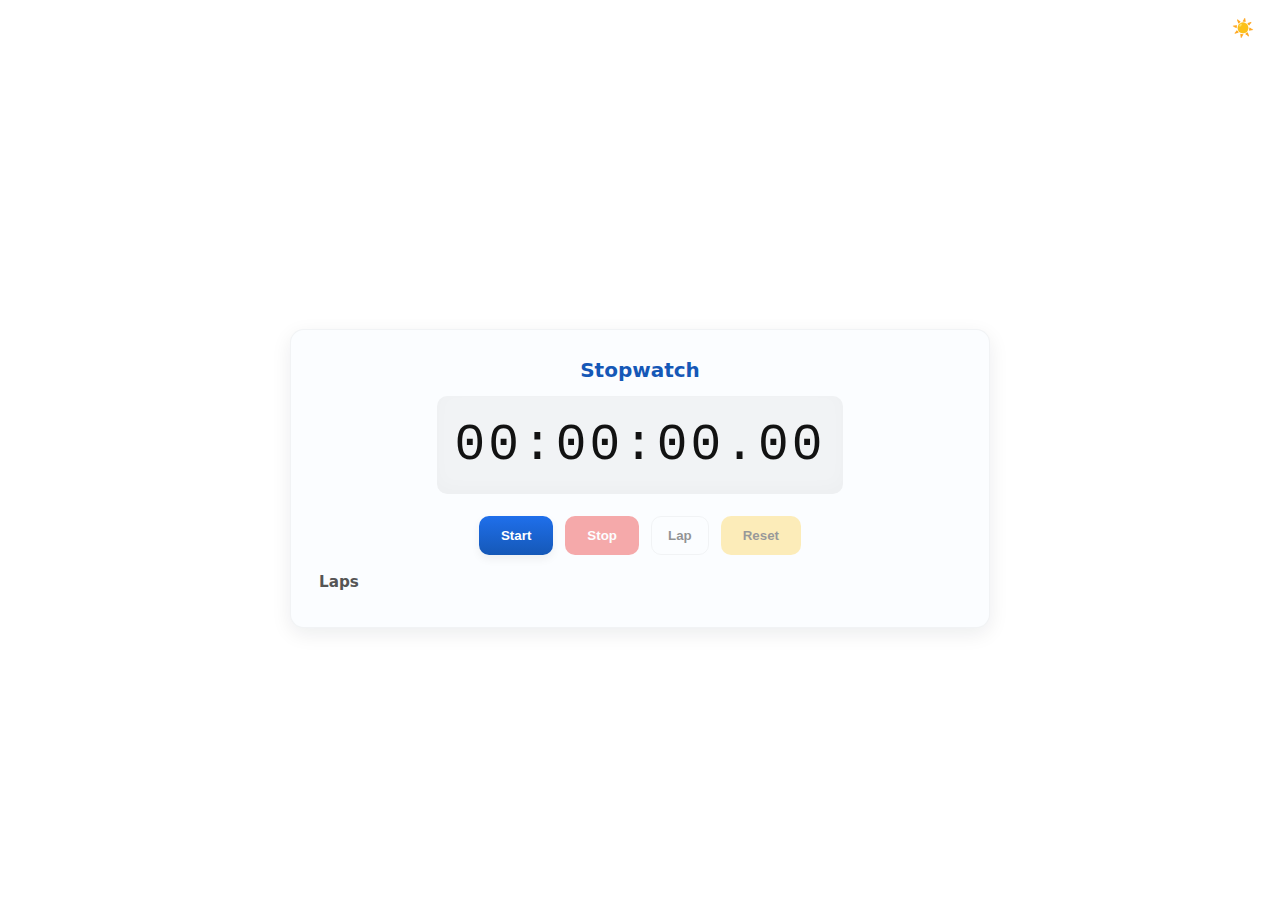
<file: index.html>
<!DOCTYPE html>
<html lang="en">
<head>
  <meta charset="utf-8" />
  <meta name="viewport" content="width=device-width,initial-scale=1" />
  <title>Stopwatch App</title>
  <link rel="stylesheet" href="style.css" />
</head>
<body>
  <header class="site-header">
    <h1 class="visually-hidden">Stopwatch App</h1>
    <div class="header-controls">
      <button id="themeToggle" aria-label="Toggle theme">🌙</button>
    </div>
  </header>

  <main class="app">
    <section class="stopwatch-card" aria-labelledby="stopwatch-title">
      <div class="stopwatch-top">
        <h2 id="stopwatch-title">Stopwatch</h2>
      </div>

      <!-- Display -->
      <div id="display" class="display" role="timer" aria-live="polite">00:00:00.00</div>

      <!-- Controls -->
      <div class="controls" role="group" aria-label="Stopwatch controls">
        <button id="startBtn" class="btn start">Start</button>
        <button id="stopBtn" class="btn stop" disabled>Stop</button>
        <button id="lapBtn" class="btn lap" disabled>Lap</button>
        <button id="resetBtn" class="btn reset" disabled>Reset</button>
      </div>

      <!-- Laps -->
      <section class="laps-section" aria-labelledby="laps-title">
        <h3 id="laps-title">Laps</h3>
        <ol id="lapsList" class="laps-list" aria-live="polite"></ol>
      </section>
    </section>
  </main>

  <script src="app.js"></script>
</body>
</html>
</file>
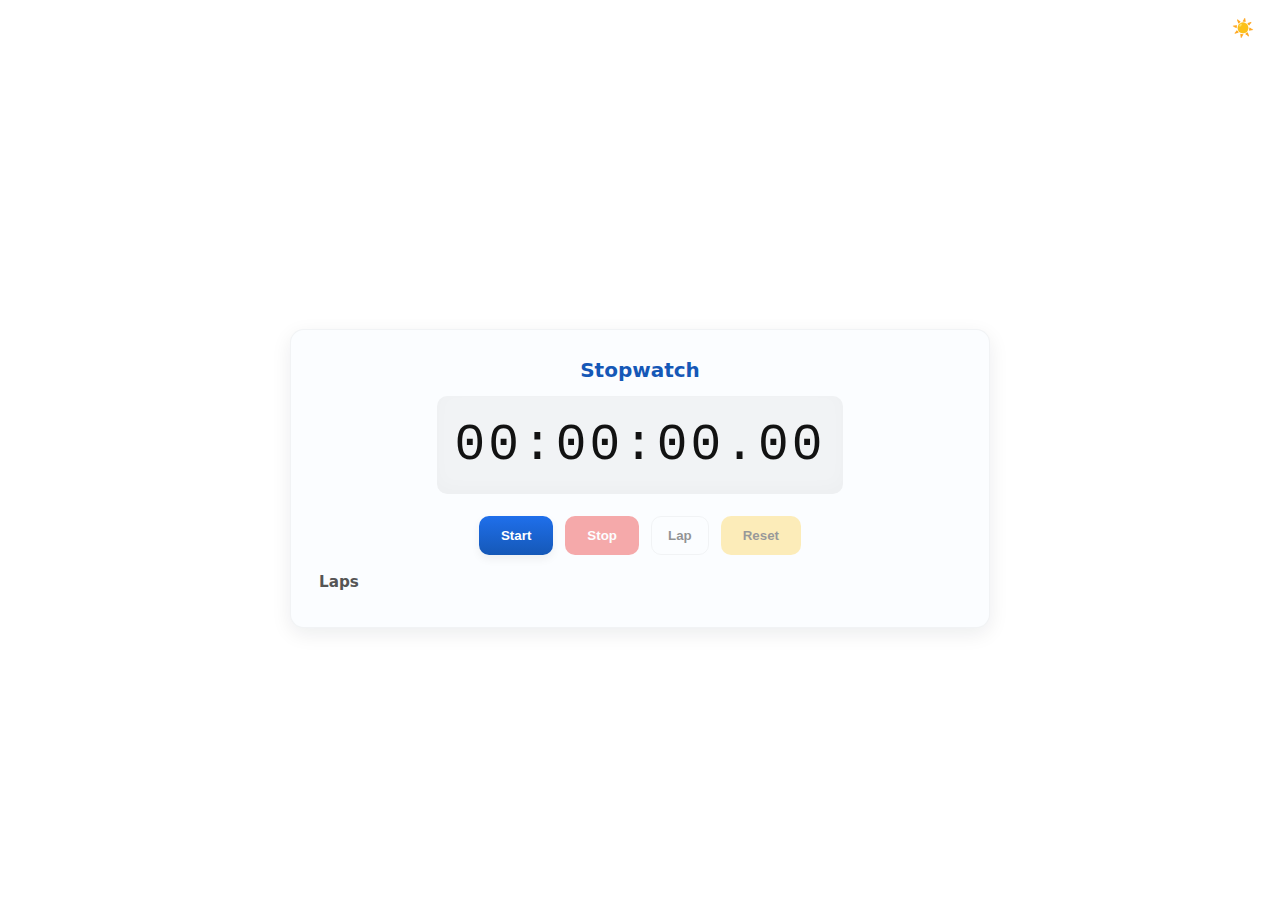
<file: stopwatch-app/src/index.html>
<!DOCTYPE html>
<html lang="en">
<head>
  <meta charset="utf-8" />
  <meta name="viewport" content="width=device-width,initial-scale=1" />
  <title>Stopwatch App</title>
  <link rel="stylesheet" href="styles/style.css" />
</head>
<body>
  <header class="site-header">
    <h1 class="visually-hidden">Stopwatch App</h1>
    <div class="header-controls">
      <button id="themeToggle" aria-label="Toggle theme">🌙</button>
    </div>
  </header>

  <main class="app">
    <section class="stopwatch-card" aria-labelledby="stopwatch-title">
      <div class="stopwatch-top">
        <h2 id="stopwatch-title">Stopwatch</h2>
      </div>

      <!-- Display -->
      <div id="display" class="display" role="timer" aria-live="polite">00:00:00.00</div>

      <!-- Controls -->
      <div class="controls" role="group" aria-label="Stopwatch controls">
        <button id="startBtn" class="btn start">Start</button>
        <button id="stopBtn" class="btn stop" disabled>Stop</button>
        <button id="lapBtn" class="btn lap" disabled>Lap</button>
        <button id="resetBtn" class="btn reset" disabled>Reset</button>
      </div>

      <!-- Laps -->
      <section class="laps-section" aria-labelledby="laps-title">
        <h3 id="laps-title">Laps</h3>
        <ol id="lapsList" class="laps-list" aria-live="polite"></ol>
      </section>
    </section>
  </main>

  <script src="scripts/app.js"></script>
</body>
</html>
</file>
<file: style.css>
/*  Variables for light/dark themes */
:root{
  --bg: #ffffff;
  --card-bg: #fbfdff;
  --text: #121212;
  --muted: #555555;
  --accent: #1f6feb;      /* buttons */
  --accent-strong: #1558b7;
  --btn-bg: #ffd966;
  --card-radius: 14px;
  --glass: rgba(0,0,0,0.04);
  --shadow: 0 6px 20px rgba(17,24,39,0.08);
}

/* Dark theme variables */
[data-theme="dark"]{
  --bg: #121317;
  --card-bg: #191a1d;
  --text: #f5f7fa;
  --muted: #b7bcc4;
  --accent: #4ea3ff;
  --accent-strong: #2b82ff;
  --btn-bg: #ffcc66;
  --glass: rgba(255,255,255,0.03);
  --shadow: 0 6px 20px rgba(0,0,0,0.6);
}

/* Base reset */
* { box-sizing: border-box; }
html,body { height:100%; }
body{
  margin:0;
  font-family: system-ui, i want to chane -apple-system, "Segoe UI", "Helvetica Neue", Arial, sans-serif;
  background: var(--bg);
  color: var(--text);
  -webkit-font-smoothing:antialiased;
  -moz-osx-font-smoothing:grayscale;
  display:flex;
  flex-direction:column;
  min-height:100vh;
  transition: background .25s ease, color .25s ease;
}

/* Visually hidden utility for accessibility */
.visually-hidden{
  position: absolute !important;
  height:1px; width:1px;
  overflow:hidden;
  clip: rect(1px,1px,1px,1px);
  white-space:nowrap;
}

/* Header */
.site-header{
  display:flex;
  justify-content:flex-end;
  padding:12px 20px;
  gap:12px;
  align-items:center;
}
.header-controls{
  display:flex;
  gap:12px;
  align-items:center;
}
#themeToggle{
  border: none;
  background: transparent;
  cursor:pointer;
  font-size:1.1rem;
  color:var(--muted);
  padding:6px;
}
.about-link{
  text-decoration:none;
  color:var(--muted);
  font-weight:600;
}

/* Main centered app container */
.app{
  flex:1;
  display:flex;
  align-items:center;
  justify-content:center;
  padding:24px;
}

/* Stopwatch card */
.stopwatch-card{
  width:100%;
  max-width:700px;
  background:var(--card-bg);
  border-radius:var(--card-radius);
  padding:28px;
  box-shadow:var(--shadow);
  border: 1px solid rgba(0,0,0,0.04);
  transition: background .25s, box-shadow .25s;
}

/* Top title */
.stopwatch-top h2{
  margin:0 0 8px 0;
  text-align:center;
  font-size:1.25rem;
  color:var(--accent-strong);
}

/* Digital display styling */
.display{
  font-family: 'Roboto', 'Courier New', monospace;
  text-align:center;
  font-size:3.2rem;
  letter-spacing:3px;
  background: var(--glass);
  margin: 14px auto 22px auto;
  padding:20px 18px;
  border-radius:10px;
  width:fit-content;
  min-width:320px;
  color:var(--text);
  box-shadow: inset 0 -6px 18px rgba(0,0,0,0.02);
}

/* Controls area (grid for responsive layout) */
.controls{
  display:flex;
  justify-content:center;
  flex-wrap:wrap;
  gap:12px;
  margin-bottom:18px;
}

/* Buttons */
.btn{
  border: none;
  cursor: pointer;
  padding:12px 22px;
  font-weight:700;
  border-radius:10px;
  transition: transform .12s ease, box-shadow .12s ease;
  box-shadow: 0 4px 10px rgba(0,0,0,0.06);
}

/* Start primary btn */
.btn.start{
  background: linear-gradient(180deg, var(--accent), var(--accent-strong));
  color:white;
}
.btn.start:hover{ transform:translateY(-3px); }

/* Stop */
.btn.stop{
  background: #ef4444;
  color: white;
}
.btn.stop:hover{ transform:translateY(-3px); }

/* Lap */
.btn.lap{
  background: transparent;
  border: 1px solid rgba(0,0,0,0.08);
  color:var(--text);
  padding:10px 16px;
}
.btn.lap:hover{ box-shadow:0 6px 18px rgba(0,0,0,0.08); transform:translateY(-2px); }

/* Reset */
.btn.reset{
  background: var(--btn-bg);
  color:#1f1f1f;
}
.btn.reset:hover{ transform:translateY(-3px); }

/* Disabled state */
button:disabled{
  opacity:0.45;
  cursor:not-allowed;
  transform:none;
  box-shadow:none;
}

/* Laps list */
.laps-section{
  margin-top:6px;
}
.laps-section h3{
  margin:6px 0 8px 0;
  color:var(--muted);
  font-size:0.95rem;
}
.laps-list{
  margin:0;
  padding-left:1.1rem;
  max-height:180px;
  overflow:auto;
  line-height:1.6;
}
.laps-list li{
  padding:8px 10px;
  border-radius:8px;
  margin-bottom:8px;
  background: rgba(0,0,0,0.03);
  display:flex;
  justify-content:space-between;
  font-family: monospace;
}

/* Responsive adjustments */
@media (max-width:520px){
  .display{ font-size:2rem; min-width:260px; padding:14px; }
  .btn{ padding:10px 14px; border-radius:8px; font-size:0.95rem; }
  .stopwatch-card{ padding:18px; }
}
</file>
<file: stopwatch-app/src/styles/style.css>
/*  Variables for light/dark themes */
:root{
  --bg: #ffffff;
  --card-bg: #fbfdff;
  --text: #121212;
  --muted: #555555;
  --accent: #1f6feb;      /* buttons */
  --accent-strong: #1558b7;
  --btn-bg: #ffd966;
  --card-radius: 14px;
  --glass: rgba(0,0,0,0.04);
  --shadow: 0 6px 20px rgba(17,24,39,0.08);
}

/* Dark theme variables */
[data-theme="dark"]{
  --bg: #121317;
  --card-bg: #191a1d;
  --text: #f5f7fa;
  --muted: #b7bcc4;
  --accent: #4ea3ff;
  --accent-strong: #2b82ff;
  --btn-bg: #ffcc66;
  --glass: rgba(255,255,255,0.03);
  --shadow: 0 6px 20px rgba(0,0,0,0.6);
}

/* Base reset */
* { box-sizing: border-box; }
html,body { height:100%; }
body{
  margin:0;
  font-family: system-ui, i want to chane -apple-system, "Segoe UI", "Helvetica Neue", Arial, sans-serif;
  background: var(--bg);
  color: var(--text);
  -webkit-font-smoothing:antialiased;
  -moz-osx-font-smoothing:grayscale;
  display:flex;
  flex-direction:column;
  min-height:100vh;
  transition: background .25s ease, color .25s ease;
}

/* Visually hidden utility for accessibility */
.visually-hidden{
  position: absolute !important;
  height:1px; width:1px;
  overflow:hidden;
  clip: rect(1px,1px,1px,1px);
  white-space:nowrap;
}

/* Header */
.site-header{
  display:flex;
  justify-content:flex-end;
  padding:12px 20px;
  gap:12px;
  align-items:center;
}
.header-controls{
  display:flex;
  gap:12px;
  align-items:center;
}
#themeToggle{
  border: none;
  background: transparent;
  cursor:pointer;
  font-size:1.1rem;
  color:var(--muted);
  padding:6px;
}
.about-link{
  text-decoration:none;
  color:var(--muted);
  font-weight:600;
}

/* Main centered app container */
.app{
  flex:1;
  display:flex;
  align-items:center;
  justify-content:center;
  padding:24px;
}

/* Stopwatch card */
.stopwatch-card{
  width:100%;
  max-width:700px;
  background:var(--card-bg);
  border-radius:var(--card-radius);
  padding:28px;
  box-shadow:var(--shadow);
  border: 1px solid rgba(0,0,0,0.04);
  transition: background .25s, box-shadow .25s;
}

/* Top title */
.stopwatch-top h2{
  margin:0 0 8px 0;
  text-align:center;
  font-size:1.25rem;
  color:var(--accent-strong);
}

/* Digital display styling */
.display{
  font-family: 'Roboto', 'Courier New', monospace;
  text-align:center;
  font-size:3.2rem;
  letter-spacing:3px;
  background: var(--glass);
  margin: 14px auto 22px auto;
  padding:20px 18px;
  border-radius:10px;
  width:fit-content;
  min-width:320px;
  color:var(--text);
  box-shadow: inset 0 -6px 18px rgba(0,0,0,0.02);
}

/* Controls area (grid for responsive layout) */
.controls{
  display:flex;
  justify-content:center;
  flex-wrap:wrap;
  gap:12px;
  margin-bottom:18px;
}

/* Buttons */
.btn{
  border: none;
  cursor: pointer;
  padding:12px 22px;
  font-weight:700;
  border-radius:10px;
  transition: transform .12s ease, box-shadow .12s ease;
  box-shadow: 0 4px 10px rgba(0,0,0,0.06);
}

/* Start primary btn */
.btn.start{
  background: linear-gradient(180deg, var(--accent), var(--accent-strong));
  color:white;
}
.btn.start:hover{ transform:translateY(-3px); }

/* Stop */
.btn.stop{
  background: #ef4444;
  color: white;
}
.btn.stop:hover{ transform:translateY(-3px); }

/* Lap */
.btn.lap{
  background: transparent;
  border: 1px solid rgba(0,0,0,0.08);
  color:var(--text);
  padding:10px 16px;
}
.btn.lap:hover{ box-shadow:0 6px 18px rgba(0,0,0,0.08); transform:translateY(-2px); }

/* Reset */
.btn.reset{
  background: var(--btn-bg);
  color:#1f1f1f;
}
.btn.reset:hover{ transform:translateY(-3px); }

/* Disabled state */
button:disabled{
  opacity:0.45;
  cursor:not-allowed;
  transform:none;
  box-shadow:none;
}

/* Laps list */
.laps-section{
  margin-top:6px;
}
.laps-section h3{
  margin:6px 0 8px 0;
  color:var(--muted);
  font-size:0.95rem;
}
.laps-list{
  margin:0;
  padding-left:1.1rem;
  max-height:180px;
  overflow:auto;
  line-height:1.6;
}
.laps-list li{
  padding:8px 10px;
  border-radius:8px;
  margin-bottom:8px;
  background: rgba(0,0,0,0.03);
  display:flex;
  justify-content:space-between;
  font-family: monospace;
}

/* Responsive adjustments */
@media (max-width:520px){
  .display{ font-size:2rem; min-width:260px; padding:14px; }
  .btn{ padding:10px 14px; border-radius:8px; font-size:0.95rem; }
  .stopwatch-card{ padding:18px; }
}
</file>
